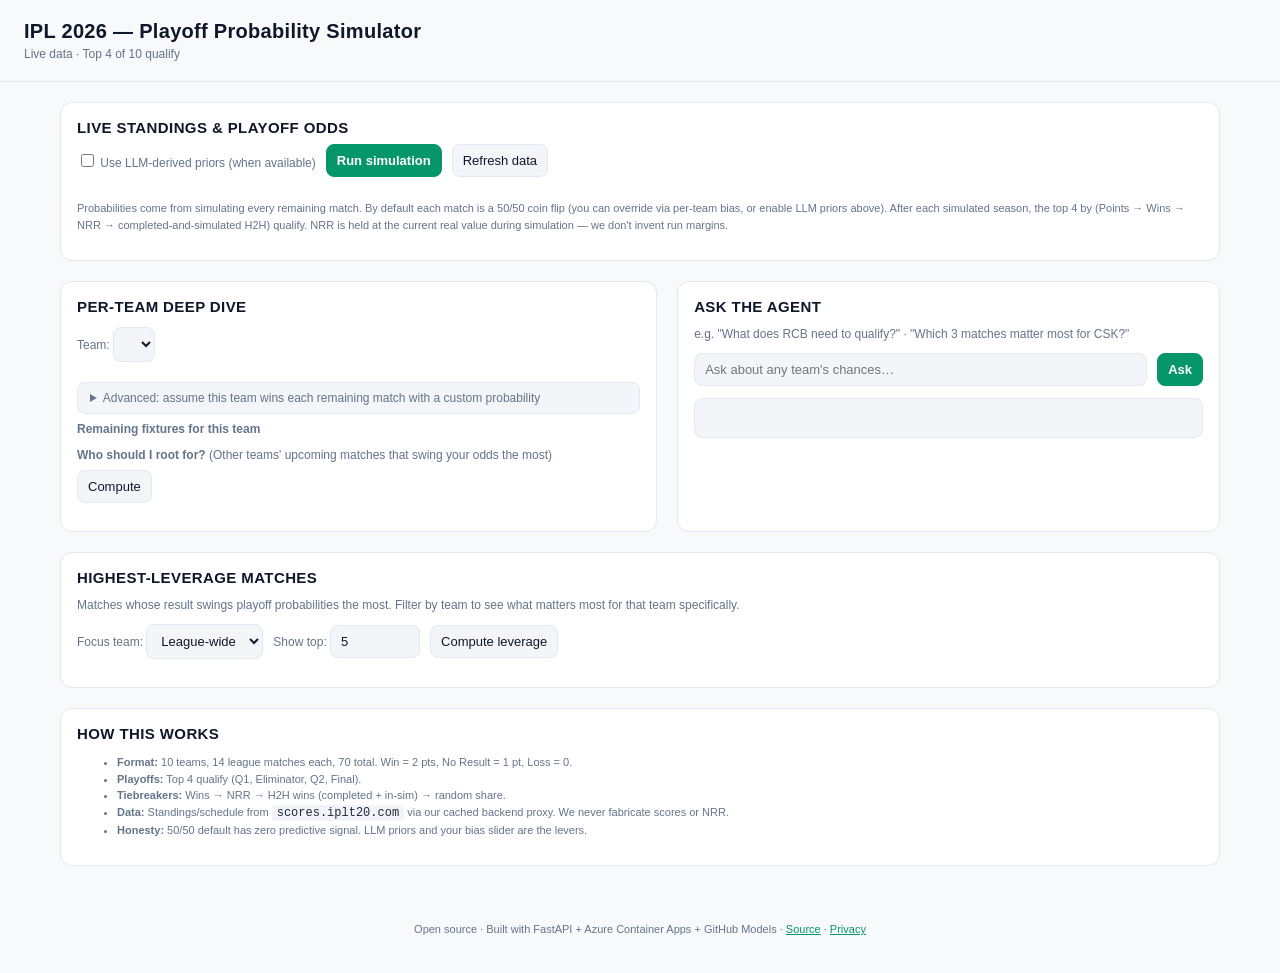
<file: frontend/index.html>
<!doctype html>
<html lang="en">
<head>
  <meta charset="utf-8" />
  <meta name="viewport" content="width=device-width,initial-scale=1" />
  <meta name="description" content="Live IPL 2026 playoff probability simulator with LLM-derived match priors and Monte Carlo simulation." />
  <meta name="theme-color" content="#0b1220" />

  <!-- Strict CSP. Inline styles allowed (small, audited). No inline scripts. -->
  <meta http-equiv="Content-Security-Policy"
        content="default-src 'self';
                 img-src 'self' https://scores.iplt20.com https://www.iplt20.com data:;
                 style-src 'self' 'unsafe-inline';
                 script-src 'self' https://scores.iplt20.com https://js.monitor.azure.com;
                 connect-src 'self' http://localhost:8000 http://127.0.0.1:8000 https://scores.iplt20.com https://*.azurecontainerapps.io https://*.applicationinsights.azure.com https://*.monitor.azure.com;
                 frame-ancestors 'none';
                 base-uri 'self';
                 form-action 'self';" />
  <meta name="referrer" content="strict-origin-when-cross-origin" />

  <title>IPL 2026 — Playoff Probability</title>

  <!-- Open Graph for social sharing -->
  <meta property="og:title" content="IPL 2026 Playoff Probability Simulator" />
  <meta property="og:description" content="Live odds for every team to qualify, with LLM-powered match priors and a Q&A agent." />
  <meta property="og:type" content="website" />
  <meta property="og:url" content="https://ipl-prediction.in/" />

  <link rel="stylesheet" href="./styles.css" />
  <script src="./js/dev-config.js"></script>
  <!-- Azure Application Insights — loaded before app.js so pageView fires on first load -->
  <script src="https://js.monitor.azure.com/scripts/b/ai.3.gbl.min.js"></script>
  <script src="./js/analytics.js"></script>
</head>
<body>
  <a class="skip-link" href="#standingsCard">Skip to standings</a>
  <header>
    <div>
      <h1>IPL 2026 — Playoff Probability Simulator</h1>
      <p class="meta">Live data · Top 4 of 10 qualify</p>
    </div>
  </header>

  <main>
    <section class="card span-2" id="standingsCard" aria-labelledby="standingsHeading">
      <h2 id="standingsHeading">Live Standings &amp; Playoff Odds</h2>
      <p class="season-summary" id="seasonSummary" aria-live="polite"></p>
      <div class="controls">
        <label class="small">
          <input type="checkbox" id="useLLMPriors" />
          Use LLM-derived priors (when available)
        </label>
        <button class="primary" id="runBtn" type="button">Run simulation</button>
        <button id="reloadBtn" type="button">Refresh data</button>
      </div>
      <div id="standingsTable" class="table-scroll"></div>
      <p class="footnote">
        Probabilities come from simulating every remaining match. By default each match is a 50/50 coin flip
        (you can override via per-team bias, or enable LLM priors above). After each simulated season, the top 4 by
        (Points → Wins → NRR → completed-and-simulated H2H) qualify. NRR is held at the current real value during
        simulation — we don't invent run margins.
      </p>
    </section>

    <section class="card" aria-labelledby="teamHeading">
      <h2 id="teamHeading">Per-Team Deep Dive</h2>
      <div class="controls">
        <label class="small" for="teamSel">Team:
          <select id="teamSel"></select>
        </label>
      </div>
      <div id="teamView" class="grid2"></div>
      <details class="advanced-toggle" style="margin:8px 0">
        <summary class="small" style="cursor:pointer">
          Advanced: assume this team wins each remaining match with a custom probability
        </summary>
        <div class="controls" style="margin-top:8px">
          <label class="small" for="teamWin">Win probability per remaining match (default 50%):
            <input type="number" id="teamWin" value="50" min="0" max="100" step="1" /> %
          </label>
          <button id="applyBias" type="button">Apply &amp; resimulate</button>
        </div>
      </details>
      <div>
        <h4 class="small" style="margin:8px 0 4px">Remaining fixtures for this team</h4>
        <div id="teamFixtures"></div>
      </div>
      <div id="rootingPanel" style="margin-top:12px">
        <h4 class="small" style="margin:0 0 4px">Who should I root for? <span style="font-weight:normal">(Other teams' upcoming matches that swing your odds the most)</span></h4>
        <div class="controls" style="margin-top:8px">
          <button id="rootingBtn" type="button">Compute</button>
          <span class="small" id="rootingStatus"></span>
        </div>
        <div id="rootingTable"></div>
      </div>
    </section>

    <section class="card agent-card" aria-labelledby="agentHeading">
      <h2 id="agentHeading">Ask the Agent</h2>
      <p class="small">e.g. "What does RCB need to qualify?" · "Which 3 matches matter most for CSK?"</p>
      <form id="agentForm" class="controls">
        <input type="text" id="agentQ" placeholder="Ask about any team's chances…" maxlength="280" required />
        <button type="submit" class="primary">Ask</button>
      </form>
      <div id="agentAnswer" class="agent-answer" aria-live="polite"></div>
    </section>

    <section class="card span-2" aria-labelledby="leverageHeading">
      <h2 id="leverageHeading">Highest-Leverage Matches</h2>
      <p class="small">Matches whose result swings playoff probabilities the most. Filter by team to see what matters most for that team specifically.</p>
      <div class="controls">
        <label class="small" for="leverageTeam">Focus team:
          <select id="leverageTeam">
            <option value="">League-wide</option>
          </select>
        </label>
        <label class="small" for="leverageTopN">Show top:
          <input type="number" id="leverageTopN" value="5" min="1" max="10" step="1" />
        </label>
        <button id="leverageBtn" type="button">Compute leverage</button>
        <span class="small" id="leverageStatus"></span>
      </div>
      <div id="leverageTable" class="table-scroll"></div>
    </section>

    <section class="card span-2" aria-labelledby="howHeading">
      <h2 id="howHeading">How this works</h2>
      <ul class="footnote">
        <li><strong>Format:</strong> 10 teams, 14 league matches each, 70 total. Win = 2 pts, No Result = 1 pt, Loss = 0.</li>
        <li><strong>Playoffs:</strong> Top 4 qualify (Q1, Eliminator, Q2, Final).</li>
        <li><strong>Tiebreakers:</strong> Wins → NRR → H2H wins (completed + in-sim) → random share.</li>
        <li><strong>Data:</strong> Standings/schedule from <code>scores.iplt20.com</code> via our cached backend proxy. We never fabricate scores or NRR.</li>
        <li><strong>Honesty:</strong> 50/50 default has zero predictive signal. LLM priors and your bias slider are the levers.</li>
      </ul>
      <p class="footnote" id="dataMeta"></p>
    </section>
  </main>

  <footer>
    <p class="footnote">
      Open source · Built with FastAPI + Azure Container Apps + GitHub Models ·
      <a href="https://github.com/vinokannan90/ipl-2026-playoff-odds" rel="noopener">Source</a> ·
      <a href="/privacy">Privacy</a>
    </p>
  </footer>

  <script type="module" src="js/app.js"></script>
</body>
</html>
</file>
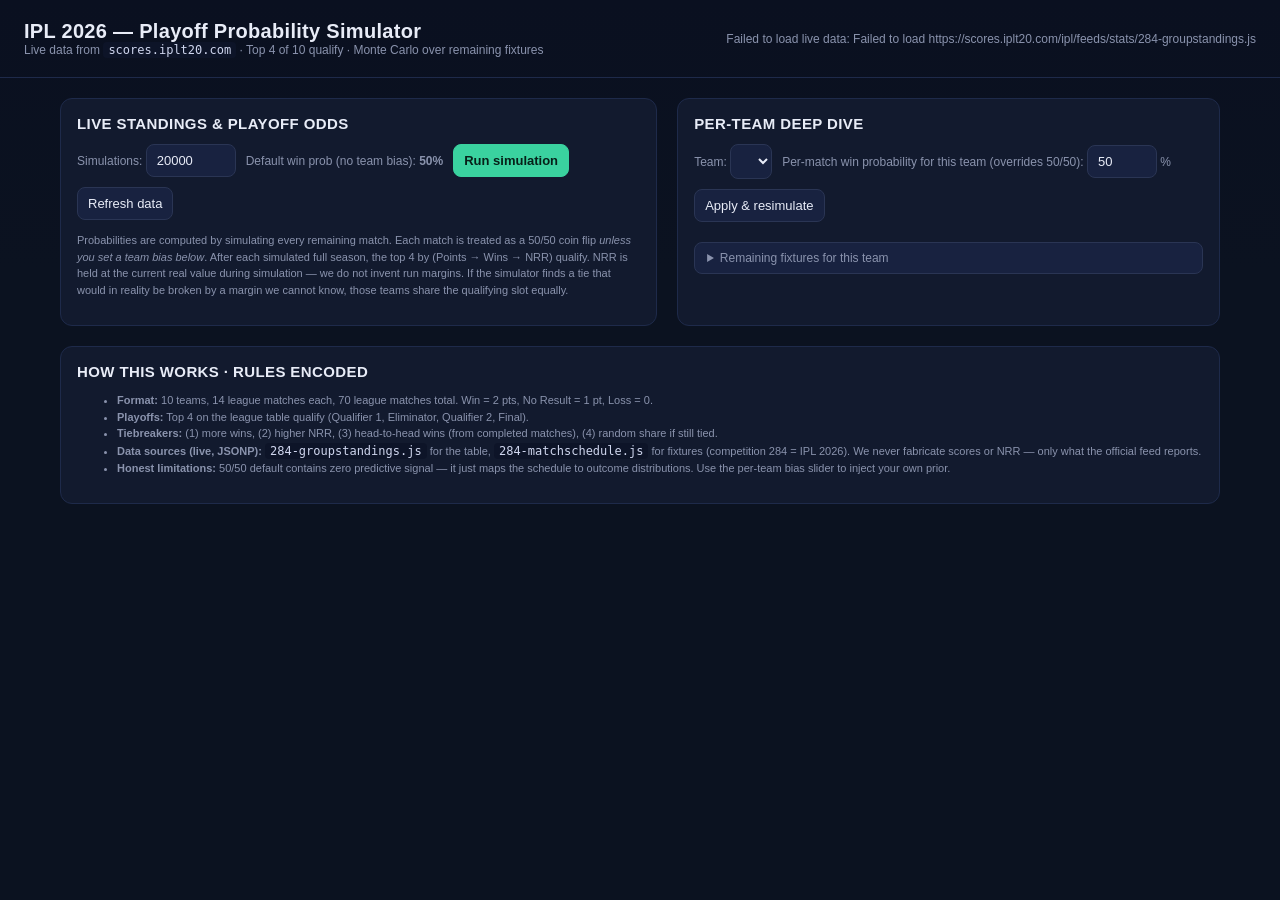
<file: index.legacy.html>
<!doctype html>
<html lang="en">
<head>
<meta charset="utf-8" />
<meta name="viewport" content="width=device-width,initial-scale=1" />
<title>IPL 2026 — Playoff Probability</title>
<style>
  :root {
    --bg:#0b1220; --panel:#121a2e; --panel2:#182240; --ink:#e8ecf7; --mute:#8a93ad;
    --accent:#3ad29f; --warn:#ffb454; --bad:#ff6b6b; --bar:#2a3554;
  }
  * { box-sizing: border-box; }
  body { margin:0; font-family: -apple-system, Segoe UI, Roboto, sans-serif;
    background: linear-gradient(180deg,#0a1020,#0b1220 30%); color: var(--ink); min-height:100vh; }
  header { padding: 20px 24px; border-bottom: 1px solid #1e2a4a; display:flex; justify-content:space-between; align-items:center; flex-wrap:wrap; gap:12px;}
  header h1 { margin:0; font-size: 20px; letter-spacing:.3px; }
  header .meta { color: var(--mute); font-size: 12px; }
  main { max-width: 1200px; margin: 0 auto; padding: 20px; display:grid; gap: 20px; grid-template-columns: 1fr; }
  @media(min-width: 980px){ main { grid-template-columns: 1.1fr 1fr; } }
  .card { background: var(--panel); border:1px solid #1e2a4a; border-radius: 12px; padding: 16px; }
  .card h2 { margin:0 0 12px; font-size: 15px; color: var(--ink); letter-spacing:.4px; text-transform:uppercase;}
  .controls { display:flex; gap:10px; flex-wrap:wrap; align-items:center; margin-bottom: 12px; }
  select, button, input[type=number] { background: var(--panel2); color: var(--ink); border:1px solid #2a3554; border-radius:8px; padding: 8px 10px; font-size: 13px; }
  button { cursor:pointer; }
  button.primary { background: var(--accent); color:#072019; border-color: var(--accent); font-weight:600; }
  table { width:100%; border-collapse: collapse; font-size: 13px; }
  th, td { text-align: left; padding: 6px 8px; border-bottom: 1px solid #1e2a4a; white-space: nowrap; }
  th { color: var(--mute); font-weight:600; font-size: 11px; text-transform: uppercase; letter-spacing: .5px;}
  td.num, th.num { text-align: right; font-variant-numeric: tabular-nums; }
  .bar { background: var(--bar); height: 8px; border-radius: 4px; overflow: hidden; }
  .bar > span { display:block; height:100%; background: var(--accent); }
  .pill { display:inline-block; padding: 2px 8px; border-radius: 999px; font-size: 11px; font-weight: 600;}
  .pill.in { background: rgba(58,210,159,.18); color: var(--accent); }
  .pill.out { background: rgba(255,107,107,.15); color: var(--bad); }
  .pill.bub { background: rgba(255,180,84,.18); color: var(--warn); }
  .small { font-size: 12px; color: var(--mute); }
  .row { display:flex; align-items:center; gap:10px; }
  .logo { width:22px; height:22px; object-fit: contain; }
  details { background: var(--panel2); border:1px solid #2a3554; border-radius: 8px; padding: 8px 12px; margin-top: 8px; }
  details summary { cursor:pointer; color: var(--mute); font-size: 12px; }
  .err { color: var(--bad); }
  .grid2 { display:grid; gap:12px; grid-template-columns: 1fr 1fr; }
  .scenario { background: var(--panel2); border:1px solid #2a3554; border-radius:8px; padding: 10px 12px; }
  .scenario .v { font-size: 22px; font-weight: 700; }
  .footnote { color: var(--mute); font-size: 11px; line-height: 1.5; }
  code { background: #0d1428; padding: 1px 5px; border-radius:4px; font-size: 12px; color:#cfd6ee; }
  .matchrow { display:flex; align-items:center; justify-content: space-between; padding: 4px 0; border-bottom: 1px dashed #1e2a4a; font-size:12px;}
  .matchrow:last-child { border:none; }
  .matchrow .date { color: var(--mute); width: 90px; }
  .matchrow .teams { flex:1; }
  .matchrow .pred { width: 110px; text-align: right; color: var(--mute); }
  .progress { width:200px; height: 4px; background: var(--bar); border-radius:2px; overflow:hidden; }
  .progress > span { display:block; height:100%; background: var(--warn); }
</style>
</head>
<body>
<header>
  <div>
    <h1>IPL 2026 — Playoff Probability Simulator</h1>
    <div class="meta">Live data from <code>scores.iplt20.com</code> · Top 4 of 10 qualify · Monte Carlo over remaining fixtures</div>
  </div>
  <div class="meta" id="status">Loading…</div>
</header>
<main>
  <section class="card" id="standingsCard">
    <h2>Live Standings &amp; Playoff Odds</h2>
    <div class="controls">
      <label class="small">Simulations:
        <input type="number" id="nSims" value="20000" min="1000" max="200000" step="1000" style="width:90px"/>
      </label>
      <label class="small">Default win prob (no team bias): <strong>50%</strong></label>
      <button class="primary" id="runBtn">Run simulation</button>
      <button id="reloadBtn">Refresh data</button>
    </div>
    <div id="progressWrap" class="progress" style="display:none;"><span style="width:0"></span></div>
    <div id="standingsTable"></div>
    <p class="footnote" style="margin-top:10px">
      Probabilities are computed by simulating every remaining match. Each match is treated as a 50/50 coin flip
      <em>unless you set a team bias below</em>. After each simulated full season, the top 4 by (Points → Wins → NRR) qualify.
      NRR is held at the current real value during simulation — we do not invent run margins. If the simulator finds
      a tie that would in reality be broken by a margin we cannot know, those teams share the qualifying slot equally.
    </p>
  </section>

  <section class="card">
    <h2>Per-Team Deep Dive</h2>
    <div class="controls">
      <label class="small">Team:
        <select id="teamSel"></select>
      </label>
      <label class="small">Per-match win probability for this team (overrides 50/50):
        <input type="number" id="teamWin" value="50" min="0" max="100" step="1" style="width:70px"/> %
      </label>
      <button id="applyBias">Apply &amp; resimulate</button>
    </div>
    <div id="teamView" class="grid2"></div>
    <details>
      <summary>Remaining fixtures for this team</summary>
      <div id="teamFixtures"></div>
    </details>
  </section>

  <section class="card" style="grid-column: 1 / -1;">
    <h2>How this works · Rules encoded</h2>
    <ul class="footnote">
      <li><strong>Format:</strong> 10 teams, 14 league matches each, 70 league matches total. Win = 2 pts, No Result = 1 pt, Loss = 0.</li>
      <li><strong>Playoffs:</strong> Top 4 on the league table qualify (Qualifier 1, Eliminator, Qualifier 2, Final).</li>
      <li><strong>Tiebreakers:</strong> (1) more wins, (2) higher NRR, (3) head-to-head wins (from completed matches), (4) random share if still tied.</li>
      <li><strong>Data sources (live, JSONP):</strong>
        <code>284-groupstandings.js</code> for the table, <code>284-matchschedule.js</code> for fixtures (competition 284 = IPL 2026).
        We never fabricate scores or NRR — only what the official feed reports.</li>
      <li><strong>Honest limitations:</strong> 50/50 default contains zero predictive signal — it just maps the schedule to outcome distributions.
        Use the per-team bias slider to inject your own prior.</li>
    </ul>
    <div id="dataMeta" class="footnote"></div>
  </section>
</main>

<script>
/* ---------- JSONP loader ---------- */
function jsonp(url, callbackName) {
  return new Promise((resolve, reject) => {
    const original = window[callbackName];
    let done = false;
    window[callbackName] = function(data) {
      done = true;
      window[callbackName] = original;
      resolve(data);
    };
    const s = document.createElement('script');
    s.src = url + (url.includes('?') ? '&' : '?') + '_t=' + Date.now();
    s.onerror = () => { if (!done) reject(new Error('Failed to load ' + url)); };
    document.head.appendChild(s);
    setTimeout(() => { if (!done) reject(new Error('Timeout loading ' + url)); }, 20000);
  });
}

const COMP_ID = 284; // IPL 2026
const STANDINGS_URL = `https://scores.iplt20.com/ipl/feeds/stats/${COMP_ID}-groupstandings.js`;
const SCHEDULE_URL  = `https://scores.iplt20.com/ipl/feeds/${COMP_ID}-matchschedule.js`;

let STATE = {
  standings: [],   // [{TeamCode, TeamName, TeamID, Matches, Wins, Loss, NoResult, Points, NetRunRate, TeamLogo, ...}]
  schedule:  [],   // raw Matchsummary array
  remaining: [],   // [{matchId, date, homeId, awayId, homeCode, awayCode}]
  completedH2H: {},// {teamId: {opponentId: {wins:n, losses:n}}}
  byId: {},        // teamId -> standings row
  teamBias: {},    // teamId -> winProb (0..1) for matches involving this team (overrides 0.5)
  lastResult: null,
};

function setStatus(msg, isErr) {
  const el = document.getElementById('status');
  el.textContent = msg;
  el.className = isErr ? 'meta err' : 'meta';
}

async function loadAll() {
  setStatus('Fetching live data…');
  try {
    const [stand, sched] = await Promise.all([
      jsonp(STANDINGS_URL, 'ongroupstandings'),
      jsonp(SCHEDULE_URL, 'MatchSchedule'),
    ]);
    STATE.standings = (stand.points || []).map(r => ({
      ...r,
      _id: String(r.TeamID),
      _matches: parseInt(r.Matches, 10) || 0,
      _wins: parseInt(r.Wins, 10) || 0,
      _loss: parseInt(r.Loss, 10) || 0,
      _nr: parseInt(r.NoResult, 10) || 0,
      _pts: parseInt(r.Points, 10) || 0,
      _nrr: parseFloat(r.NetRunRate) || 0,
    }));
    STATE.byId = Object.fromEntries(STATE.standings.map(s => [s._id, s]));
    STATE.schedule = sched.Matchsummary || [];

    // Build completed H2H + remaining list
    STATE.remaining = [];
    STATE.completedH2H = {};
    for (const m of STATE.schedule) {
      const status = (m.MatchStatus || '').toLowerCase();
      const homeId = String(m.HomeTeamID || m.FirstBattingTeamID || '');
      const awayId = String(m.AwayTeamID || m.SecondBattingTeamID || '');
      if (!homeId || !awayId) continue;
      if (status === 'post' || status === 'completed' || status === 'result') {
        const winnerId = String(m.MatchWinnerID || '');
        if (winnerId && (winnerId === homeId || winnerId === awayId)) {
          const loserId = winnerId === homeId ? awayId : homeId;
          STATE.completedH2H[winnerId] = STATE.completedH2H[winnerId] || {};
          STATE.completedH2H[winnerId][loserId] = (STATE.completedH2H[winnerId][loserId] || 0) + 1;
        }
      } else {
        // upcoming
        STATE.remaining.push({
          matchId: m.MatchID,
          date: m.MatchDateNew || m.MatchDate,
          rawDate: m.MatchDate,
          homeId, awayId,
          homeCode: m.HomeTeamCode || (STATE.byId[homeId]?.TeamCode) || '?',
          awayCode: m.AwayTeamCode || (STATE.byId[awayId]?.TeamCode) || '?',
          name: m.MatchName,
        });
      }
    }
    // Sort remaining by date
    STATE.remaining.sort((a,b) => (a.rawDate||'').localeCompare(b.rawDate||''));

    setStatus(`Loaded ${STATE.standings.length} teams · ${STATE.remaining.length} matches remaining`);
    populateTeamSelect();
    document.getElementById('dataMeta').innerHTML =
      `Standings rows: ${STATE.standings.length}. Schedule entries: ${STATE.schedule.length}. ` +
      `Remaining matches: ${STATE.remaining.length}. Last refreshed: ${new Date().toLocaleString()}.`;
    runSimulation();
  } catch (e) {
    setStatus('Failed to load live data: ' + e.message, true);
    console.error(e);
  }
}

function populateTeamSelect() {
  const sel = document.getElementById('teamSel');
  sel.innerHTML = '';
  STATE.standings
    .slice()
    .sort((a,b) => a.TeamName.localeCompare(b.TeamName))
    .forEach(t => {
      const o = document.createElement('option');
      o.value = t._id; o.textContent = `${t.TeamName} (${t.TeamCode})`;
      sel.appendChild(o);
    });
}

/* ---------- Simulation ---------- */
function simulate(nSims) {
  const teams = STATE.standings;
  const ids = teams.map(t => t._id);
  const idx = Object.fromEntries(ids.map((id,i) => [id,i]));
  const baseW = teams.map(t => t._wins);
  const baseL = teams.map(t => t._loss);
  const baseNR = teams.map(t => t._nr);
  const basePts = teams.map(t => t._pts);
  const baseNrr = teams.map(t => t._nrr);

  const rem = STATE.remaining.filter(m => idx[m.homeId] !== undefined && idx[m.awayId] !== undefined);
  const playoffCount = new Array(ids.length).fill(0);
  const top2Count    = new Array(ids.length).fill(0);
  const finishPos    = ids.map(() => new Array(ids.length).fill(0)); // [team][position-1]

  // Pre-compute completed H2H wins as flat lookup
  const h2h = STATE.completedH2H;

  for (let s = 0; s < nSims; s++) {
    const w = baseW.slice();
    const l = baseL.slice();
    const pts = basePts.slice();
    // simulate each remaining match
    for (let mi = 0; mi < rem.length; mi++) {
      const m = rem[mi];
      const hi = idx[m.homeId], ai = idx[m.awayId];
      // Determine win prob for home team
      let pHome = 0.5;
      const bH = STATE.teamBias[m.homeId];
      const bA = STATE.teamBias[m.awayId];
      if (bH !== undefined && bA !== undefined) {
        // both biased: average their views (home's win prob, and 1 - away's win prob)
        pHome = (bH + (1 - bA)) / 2;
      } else if (bH !== undefined) {
        pHome = bH;
      } else if (bA !== undefined) {
        pHome = 1 - bA;
      }
      if (Math.random() < pHome) { w[hi]++; pts[hi] += 2; l[ai]++; }
      else                       { w[ai]++; pts[ai] += 2; l[hi]++; }
    }
    // Build ranking
    const order = ids.map((id,i) => i).sort((a,b) => {
      if (pts[b] !== pts[a]) return pts[b] - pts[a];
      if (w[b]   !== w[a])   return w[b]   - w[a];
      if (baseNrr[b] !== baseNrr[a]) return baseNrr[b] - baseNrr[a];
      // head-to-head wins from completed matches only (honest fallback)
      const ha = (h2h[ids[a]] && h2h[ids[a]][ids[b]]) || 0;
      const hb = (h2h[ids[b]] && h2h[ids[b]][ids[a]]) || 0;
      if (hb !== ha) return hb - ha;
      return Math.random() - 0.5; // unresolvable tie -> random share
    });
    for (let pos = 0; pos < order.length; pos++) {
      const ti = order[pos];
      finishPos[ti][pos]++;
      if (pos < 4) playoffCount[ti]++;
      if (pos < 2) top2Count[ti]++;
    }
  }

  return {
    nSims,
    rows: ids.map((id, i) => ({
      teamId: id,
      team: teams[i],
      playoffProb: playoffCount[i] / nSims,
      top2Prob:    top2Count[i]    / nSims,
      finishDist:  finishPos[i].map(c => c / nSims),
      expectedWins: baseW[i] + (rem.filter(m => m.homeId===id || m.awayId===id).length * (
        // expected additional wins for this team given the bias model
        (() => {
          let ew = 0;
          for (const m of rem) {
            if (m.homeId !== id && m.awayId !== id) continue;
            const isHome = m.homeId === id;
            let pHome = 0.5;
            const bH = STATE.teamBias[m.homeId], bA = STATE.teamBias[m.awayId];
            if (bH!==undefined && bA!==undefined) pHome = (bH + (1-bA))/2;
            else if (bH!==undefined) pHome = bH;
            else if (bA!==undefined) pHome = 1-bA;
            ew += isHome ? pHome : (1 - pHome);
          }
          // we'll compute & pass through divisor of 1 — return absolute additional expected wins
          return ew;
        })() / Math.max(1, rem.filter(m => m.homeId===id || m.awayId===id).length)
      )),
    })),
  };
}

/* ---------- Rendering ---------- */
function renderStandings(result) {
  const rows = result.rows.slice().sort((a,b) => b.playoffProb - a.playoffProb);
  let html = `<table><thead><tr>
    <th>Team</th>
    <th class="num">P</th><th class="num">W</th><th class="num">L</th><th class="num">NR</th>
    <th class="num">Pts</th><th class="num">NRR</th>
    <th>Playoff Probability</th>
    <th class="num">Top 2</th>
    <th></th>
  </tr></thead><tbody>`;
  for (const r of rows) {
    const t = r.team;
    const pct = (r.playoffProb*100).toFixed(1);
    const top2 = (r.top2Prob*100).toFixed(1);
    let pillCls = 'bub', pillTxt = 'Bubble';
    if (r.playoffProb >= 0.99) { pillCls = 'in'; pillTxt = 'Qualified*'; }
    else if (r.playoffProb <= 0.01) { pillCls = 'out'; pillTxt = 'Eliminated*'; }
    html += `<tr>
      <td><div class="row"><img class="logo" src="${t.TeamLogo}" alt=""/><div><strong>${t.TeamCode}</strong> <span class="small">${t.TeamName}</span></div></div></td>
      <td class="num">${t._matches}</td>
      <td class="num">${t._wins}</td>
      <td class="num">${t._loss}</td>
      <td class="num">${t._nr}</td>
      <td class="num"><strong>${t._pts}</strong></td>
      <td class="num">${t._nrr.toFixed(3)}</td>
      <td>
        <div class="bar"><span style="width:${pct}%"></span></div>
        <div class="small" style="margin-top:2px">${pct}%</div>
      </td>
      <td class="num">${top2}%</td>
      <td><span class="pill ${pillCls}">${pillTxt}</span></td>
    </tr>`;
  }
  html += '</tbody></table>';
  html += `<p class="footnote" style="margin-top:8px">* "Qualified/Eliminated" reflects ≥99% / ≤1% across ${result.nSims.toLocaleString()} simulations under the current bias settings, not a mathematical guarantee. Hit "Run simulation" again after changing biases.</p>`;
  document.getElementById('standingsTable').innerHTML = html;
}

function renderTeamView(result) {
  const id = document.getElementById('teamSel').value;
  const row = result.rows.find(r => r.teamId === id);
  if (!row) return;
  const t = row.team;
  const teamRem = STATE.remaining.filter(m => m.homeId === id || m.awayId === id);
  const matchesLeft = teamRem.length;
  const maxPts = t._pts + matchesLeft * 2;

  // Find pts threshold by inspecting finish dist + simulated outcomes? We'll show distribution of final points instead.
  // Run a quick auxiliary loop for this team's final points distribution
  const N = 5000;
  const pointsDist = new Array(maxPts + 1).fill(0);
  const winsDist   = new Array(t._wins + matchesLeft + 1).fill(0);
  for (let s=0; s<N; s++) {
    let pts = t._pts, w = t._wins;
    for (const m of teamRem) {
      const isHome = m.homeId === id;
      let pHome = 0.5;
      const bH = STATE.teamBias[m.homeId], bA = STATE.teamBias[m.awayId];
      if (bH!==undefined && bA!==undefined) pHome = (bH + (1-bA))/2;
      else if (bH!==undefined) pHome = bH;
      else if (bA!==undefined) pHome = 1-bA;
      const pTeam = isHome ? pHome : 1 - pHome;
      if (Math.random() < pTeam) { pts += 2; w += 1; }
    }
    pointsDist[pts]++;
    winsDist[w]++;
  }
  const expW = winsDist.reduce((acc,c,i) => acc + i*c, 0) / N;
  const expP = pointsDist.reduce((acc,c,i) => acc + i*c, 0) / N;

  // Find smallest "safe" points threshold: estimate from simulated finishPos data
  // Approximate: probability of qualifying given W wins -> derive needed wins
  // Simple heuristic: show common cutoff (typical IPL ~16 pts)
  let html = '';
  html += `<div class="scenario"><div class="small">Playoff probability</div><div class="v">${(row.playoffProb*100).toFixed(1)}%</div></div>`;
  html += `<div class="scenario"><div class="small">Top-2 probability</div><div class="v">${(row.top2Prob*100).toFixed(1)}%</div></div>`;
  html += `<div class="scenario"><div class="small">Expected final wins</div><div class="v">${expW.toFixed(2)}</div><div class="small">from ${t._wins} now + ${matchesLeft} left</div></div>`;
  html += `<div class="scenario"><div class="small">Expected final points</div><div class="v">${expP.toFixed(2)}</div><div class="small">max possible: ${maxPts}</div></div>`;

  // Finish position distribution
  html += `<div class="scenario" style="grid-column:1/-1"><div class="small" style="margin-bottom:6px">Finish position distribution</div>`;
  for (let pos = 0; pos < row.finishDist.length; pos++) {
    const p = row.finishDist[pos];
    const w = (p*100).toFixed(1);
    const cls = pos < 4 ? 'in' : 'out';
    html += `<div style="display:flex; align-items:center; gap:8px; margin: 2px 0">
      <span class="pill ${cls}" style="width:42px; text-align:center">${pos+1}</span>
      <div class="bar" style="flex:1"><span style="width:${w}%"></span></div>
      <span class="small" style="width:48px; text-align:right">${w}%</span>
    </div>`;
  }
  html += `</div>`;
  document.getElementById('teamView').innerHTML = html;

  // Fixtures
  let f = '';
  for (const m of teamRem) {
    const isHome = m.homeId === id;
    const opp = isHome ? m.awayCode : m.homeCode;
    let pHome = 0.5;
    const bH = STATE.teamBias[m.homeId], bA = STATE.teamBias[m.awayId];
    if (bH!==undefined && bA!==undefined) pHome = (bH + (1-bA))/2;
    else if (bH!==undefined) pHome = bH;
    else if (bA!==undefined) pHome = 1-bA;
    const pTeam = isHome ? pHome : 1 - pHome;
    f += `<div class="matchrow">
      <div class="date">${m.date}</div>
      <div class="teams">${isHome?'vs':'@'} ${opp}</div>
      <div class="pred">P(win) = ${(pTeam*100).toFixed(0)}%</div>
    </div>`;
  }
  if (!teamRem.length) f = '<div class="small">No remaining matches.</div>';
  document.getElementById('teamFixtures').innerHTML = f;
}

/* ---------- Wiring ---------- */
function runSimulation() {
  const n = Math.max(1000, Math.min(200000, parseInt(document.getElementById('nSims').value, 10) || 20000));
  setStatus(`Running ${n.toLocaleString()} simulations…`);
  // yield to UI
  setTimeout(() => {
    const t0 = performance.now();
    STATE.lastResult = simulate(n);
    const ms = (performance.now() - t0).toFixed(0);
    setStatus(`Simulated ${n.toLocaleString()} seasons in ${ms} ms · ${STATE.remaining.length} matches remaining`);
    renderStandings(STATE.lastResult);
    renderTeamView(STATE.lastResult);
  }, 20);
}

document.getElementById('runBtn').addEventListener('click', runSimulation);
document.getElementById('reloadBtn').addEventListener('click', loadAll);
document.getElementById('teamSel').addEventListener('change', () => {
  // reflect existing bias for selected team in input
  const id = document.getElementById('teamSel').value;
  const b = STATE.teamBias[id];
  document.getElementById('teamWin').value = b !== undefined ? Math.round(b*100) : 50;
  if (STATE.lastResult) renderTeamView(STATE.lastResult);
});
document.getElementById('applyBias').addEventListener('click', () => {
  const id = document.getElementById('teamSel').value;
  const v = Math.max(0, Math.min(100, parseFloat(document.getElementById('teamWin').value))) / 100;
  if (Math.abs(v - 0.5) < 1e-9) delete STATE.teamBias[id];
  else STATE.teamBias[id] = v;
  runSimulation();
});

loadAll();
</script>
</body>
</html>
</file>
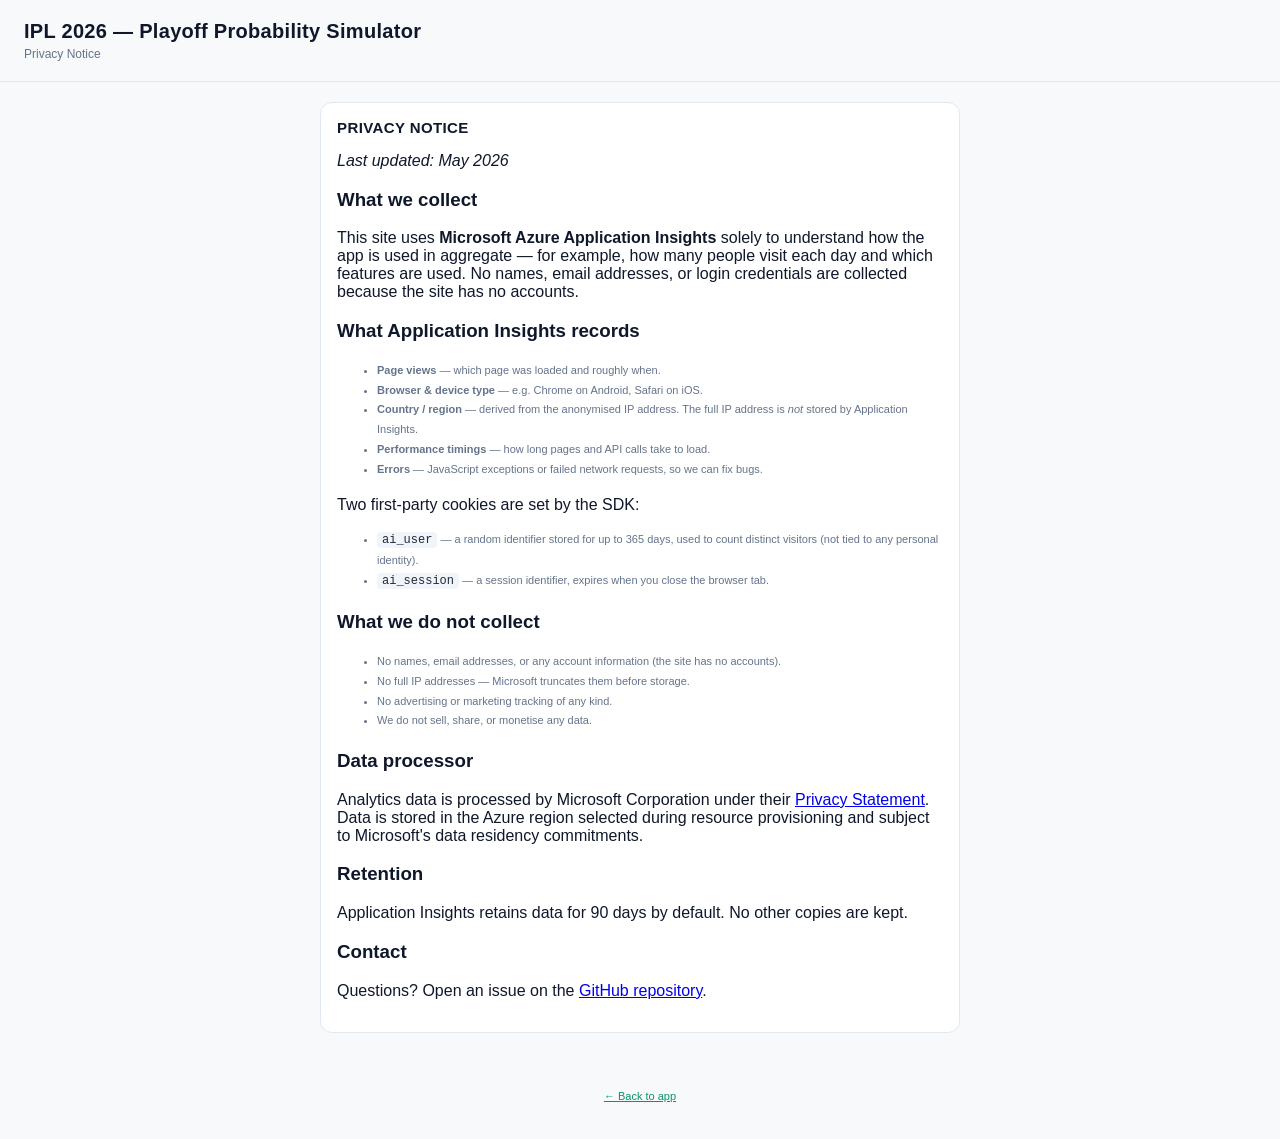
<file: frontend/privacy.html>
<!doctype html>
<html lang="en">
<head>
  <meta charset="utf-8" />
  <meta name="viewport" content="width=device-width,initial-scale=1" />
  <meta name="theme-color" content="#0b1220" />

  <!-- Same CSP as index.html — no scripts on this page except dev-config -->
  <meta http-equiv="Content-Security-Policy"
        content="default-src 'self';
                 img-src 'self' data:;
                 style-src 'self' 'unsafe-inline';
                 script-src 'self';
                 connect-src 'none';
                 frame-ancestors 'none';
                 base-uri 'self';
                 form-action 'self';" />
  <meta name="referrer" content="strict-origin-when-cross-origin" />
  <meta name="robots" content="noindex" />

  <title>Privacy Notice — IPL 2026 Playoff Odds</title>
  <link rel="stylesheet" href="./styles.css" />
</head>
<body>
  <a class="skip-link" href="#main">Skip to content</a>
  <header>
    <div>
      <h1><a href="/" style="color:inherit;text-decoration:none">IPL 2026 — Playoff Probability Simulator</a></h1>
      <p class="meta">Privacy Notice</p>
    </div>
  </header>

  <main id="main" style="max-width:680px;margin:0 auto">
    <section class="card span-2">
      <h2>Privacy Notice</h2>
      <p><em>Last updated: May 2026</em></p>

      <h3>What we collect</h3>
      <p>
        This site uses <strong>Microsoft Azure Application Insights</strong> solely to understand
        how the app is used in aggregate — for example, how many people visit each day and which
        features are used. No names, email addresses, or login credentials are collected because
        the site has no accounts.
      </p>

      <h3>What Application Insights records</h3>
      <ul class="footnote" style="line-height:1.8">
        <li><strong>Page views</strong> — which page was loaded and roughly when.</li>
        <li><strong>Browser &amp; device type</strong> — e.g. Chrome on Android, Safari on iOS.</li>
        <li><strong>Country / region</strong> — derived from the anonymised IP address. The full IP
            address is <em>not</em> stored by Application Insights.</li>
        <li><strong>Performance timings</strong> — how long pages and API calls take to load.</li>
        <li><strong>Errors</strong> — JavaScript exceptions or failed network requests, so we can
            fix bugs.</li>
      </ul>
      <p>
        Two first-party cookies are set by the SDK:
      </p>
      <ul class="footnote" style="line-height:1.8">
        <li><code>ai_user</code> — a random identifier stored for up to 365 days, used to count
            distinct visitors (not tied to any personal identity).</li>
        <li><code>ai_session</code> — a session identifier, expires when you close the browser tab.</li>
      </ul>

      <h3>What we do not collect</h3>
      <ul class="footnote" style="line-height:1.8">
        <li>No names, email addresses, or any account information (the site has no accounts).</li>
        <li>No full IP addresses — Microsoft truncates them before storage.</li>
        <li>No advertising or marketing tracking of any kind.</li>
        <li>We do not sell, share, or monetise any data.</li>
      </ul>

      <h3>Data processor</h3>
      <p>
        Analytics data is processed by Microsoft Corporation under their
        <a href="https://privacy.microsoft.com/en-us/privacystatement" rel="noopener noreferrer">
          Privacy Statement</a>.
        Data is stored in the Azure region selected during resource provisioning and subject to
        Microsoft's data residency commitments.
      </p>

      <h3>Retention</h3>
      <p>
        Application Insights retains data for 90 days by default. No other copies are kept.
      </p>

      <h3>Contact</h3>
      <p>
        Questions? Open an issue on the
        <a href="https://github.com/vinokannan90/ipl-2026-playoff-odds" rel="noopener">GitHub repository</a>.
      </p>
    </section>
  </main>

  <footer>
    <p class="footnote">
      <a href="/">← Back to app</a>
    </p>
  </footer>
</body>
</html>
</file>
<file: frontend/styles.css>
/* Light theme (default) */
:root {
  --bg: #f8f9fb;
  --panel: #ffffff;
  --panel2: #f3f5f8;
  --ink: #0f172a;
  --mute: #64748b;
  --text: #0f172a;
  --accent: #059669;
  --warn: #d97706;
  --bad: #dc2626;
  --bar: #e2e8f0;
  --focus: #2563eb;
  --border: #e2e8f0;
  --code-bg: #f1f5f9;
  --code-text: #1e293b;
  --muted-bg: #f0fdf4;
  --btn-primary-text: #ffffff;
}

/* Dark theme — activated by OS/browser dark mode preference */
@media (prefers-color-scheme: dark) {
  :root {
    --bg: #0b1220;
    --panel: #121a2e;
    --panel2: #182240;
    --ink: #e8ecf7;
    --mute: #8a93ad;
    --text: #e8ecf7;
    --accent: #3ad29f;
    --warn: #ffb454;
    --bad: #ff6b6b;
    --bar: #2a3554;
    --focus: #6aa9ff;
    --border: #1e2a4a;
    --code-bg: #0d1428;
    --code-text: #cfd6ee;
    --muted-bg: #182240;
    --btn-primary-text: #072019;
  }
}

* { box-sizing: border-box; }

html, body { height: 100%; }

body {
  margin: 0;
  font-family: -apple-system, "Segoe UI", Roboto, Helvetica, Arial, sans-serif;
  background: var(--bg);
  color: var(--ink);
  min-height: 100vh;
  -webkit-font-smoothing: antialiased;
}

.skip-link {
  position: absolute;
  left: -9999px;
  top: 0;
  background: var(--accent);
  color: var(--btn-primary-text);
  padding: 8px 12px;
  border-radius: 6px;
  z-index: 100;
}
.skip-link:focus { left: 12px; top: 12px; }

:focus-visible {
  outline: 2px solid var(--focus);
  outline-offset: 2px;
  border-radius: 4px;
}

header {
  padding: 20px 24px;
  border-bottom: 1px solid var(--border);
  display: flex;
  justify-content: space-between;
  align-items: center;
  flex-wrap: wrap;
  gap: 12px;
}
header h1 { margin: 0; font-size: 20px; letter-spacing: .3px; }
header p { margin: 4px 0 0; }

.meta { color: var(--mute); font-size: 12px; }
.meta.err { color: var(--bad); }

main {
  max-width: 1200px;
  margin: 0 auto;
  padding: 20px;
  display: grid;
  gap: 20px;
  grid-template-columns: 1fr;
}
@media (min-width: 980px) {
  main { grid-template-columns: 1.1fr 1fr; }
  .span-2 { grid-column: 1 / -1; }
}

.card {
  background: var(--panel);
  border: 1px solid var(--border);
  border-radius: 12px;
  padding: 16px;
}
.card h2 {
  margin: 0 0 12px;
  font-size: 15px;
  letter-spacing: .4px;
  text-transform: uppercase;
}

.controls {
  display: flex;
  gap: 10px;
  flex-wrap: wrap;
  align-items: center;
  margin-bottom: 12px;
}

select, button, input[type=number], input[type=text] {
  background: var(--panel2);
  color: var(--ink);
  border: 1px solid var(--border);
  border-radius: 8px;
  padding: 8px 10px;
  font-size: 13px;
  font-family: inherit;
}
input[type=number] { width: 90px; }
input[type=text] { flex: 1; min-width: 200px; }
button { cursor: pointer; }
button.primary {
  background: var(--accent);
  color: var(--btn-primary-text);
  border-color: var(--accent);
  font-weight: 600;
}
button:disabled { opacity: 0.5; cursor: not-allowed; }

.table-scroll { overflow-x: auto; }
table { width: 100%; border-collapse: collapse; font-size: 13px; }
th, td {
  text-align: left;
  padding: 8px;
  border-bottom: 1px solid var(--border);
  white-space: nowrap;
}
th {
  color: var(--mute);
  font-weight: 600;
  font-size: 11px;
  text-transform: uppercase;
  letter-spacing: .5px;
}
td.num, th.num { text-align: right; font-variant-numeric: tabular-nums; }

.bar { background: var(--bar); height: 8px; border-radius: 4px; overflow: hidden; }
.bar > span { display: block; height: 100%; background: var(--accent); }

/* Playoff probability cell: bold % anchored to the left of its bar so the
   number is visually bound to the bar (and clearly separate from the Top 2
   column to its right). */
.prob { display: flex; align-items: center; justify-content: center; gap: 10px; min-width: 180px; }
.prob-pct {
  min-width: 52px;
  text-align: right;
  font-variant-numeric: tabular-nums;
  font-weight: 700;
  color: var(--text);
}
.prob .bar { flex: 1; min-width: 90px; }
.top2-cell { border-left: 1px solid var(--border); padding-left: 14px !important; }

.pill {
  display: inline-block;
  padding: 2px 8px;
  border-radius: 999px;
  font-size: 11px;
  font-weight: 600;
  white-space: nowrap;
}
/* Race to Top 2 (>75%) — strong green w/ star */
.pill.top   { background: rgba(58,210,159,.22); color: var(--accent); }
.pill.top::before   { content: "★ "; }
/* In the Race (50.1–75%) — softer green dot */
.pill.race  { background: rgba(58,210,159,.14); color: var(--accent); }
.pill.race::before  { content: "● "; }
/* Fighting (0.6–50%) — amber half-moon */
.pill.fight { background: rgba(255,180,84,.18); color: var(--warn); }
.pill.fight::before { content: "◐ "; }
/* Unlikely (≤0.5%) — muted red empty circle */
.pill.unl   { background: rgba(255,107,107,.22); color: var(--bad); border: 1px solid rgba(255,107,107,.35); }
.pill.unl::before   { content: "◌ "; }
/* Out of Race (0%) — solid red cross */
.pill.out   { background: rgba(255,107,107,.55); color: #fff; }
.pill.out::before   { content: "✕ "; }

.small { font-size: 12px; color: var(--mute); }
.row { display: flex; align-items: center; gap: 10px; }
.logo { width: 22px; height: 22px; object-fit: contain; }

/* Team column: code on top (bold), full name below (small/muted) so the
   abbreviation reads first and the column stays narrow. */
.team-cell { align-items: center; }
.team-text { display: flex; flex-direction: column; line-height: 1.15; }
.team-code { font-size: 13px; letter-spacing: .3px; }
.team-name { font-size: 11px; }

details {
  background: var(--panel2);
  border: 1px solid var(--border);
  border-radius: 8px;
  padding: 8px 12px;
  margin-top: 8px;
}
details summary { cursor: pointer; color: var(--mute); font-size: 12px; }

.grid2 { display: grid; gap: 12px; grid-template-columns: 1fr 1fr; }
@media (max-width: 600px) { .grid2 { grid-template-columns: 1fr; } }

.scenario {
  background: var(--panel2);
  border: 1px solid var(--border);
  border-radius: 8px;
  padding: 10px 12px;
}
.scenario .v { font-size: 22px; font-weight: 700; }

/* Wins-needed tile colour states */
.wins-needed.safe { border-left: 3px solid var(--accent); }
.wins-needed.safe .v { color: var(--accent); }
.wins-needed.out  { border-left: 3px solid var(--bad); opacity: 0.7; }
.wins-needed.out  .v { color: var(--bad); }
.wins-needed      { border-left: 3px solid var(--warn); }
.wins-needed      .v { color: var(--warn); }

.footnote { color: var(--mute); font-size: 11px; line-height: 1.5; }

code {
  background: var(--code-bg);
  padding: 1px 5px;
  border-radius: 4px;
  font-size: 12px;
  color: var(--code-text);
}

.matchrow {
  display: flex;
  align-items: center;
  justify-content: space-between;
  padding: 4px 0;
  border-bottom: 1px dashed var(--border);
  font-size: 12px;
}
.matchrow:last-child { border: none; }
.matchrow .date { color: var(--mute); width: 90px; }
.matchrow .teams { flex: 1; }
.matchrow .pred { width: 110px; text-align: right; color: var(--mute); }

.agent-card .agent-answer {
  background: var(--panel2);
  border: 1px solid var(--border);
  border-radius: 8px;
  padding: 12px;
  font-size: 13px;
  line-height: 1.5;
  min-height: 40px;
}
.agent-answer .citations { margin-top: 8px; font-size: 11px; color: var(--mute); }

footer { padding: 24px; text-align: center; }
footer a { color: var(--accent); }

@media (prefers-reduced-motion: reduce) {
  * { transition: none !important; animation: none !important; }
}

/* ---------------- Season summary line ---------------- */
.season-summary {
  margin: -4px 0 12px;
  font-size: 14px;
  color: var(--ink);
}
.season-summary strong { color: var(--accent); }
.latest-result {
  display: inline-block;
  margin-left: 2px;
  padding: 1px 8px;
  background: var(--muted-bg);
  border-radius: 4px;
  font-size: 13px;
  color: var(--text);
  text-decoration: none;
  cursor: pointer;
}
.latest-result:hover { background: var(--border); }
.latest-result strong { color: var(--accent); }

/* Live match score badge */
.live-score {
  display: inline-flex;
  align-items: center;
  gap: 6px;
  margin-left: 2px;
  padding: 2px 10px 2px 8px;
  background: rgba(220, 38, 38, 0.12);
  border: 1px solid rgba(220, 38, 38, 0.28);
  border-radius: 4px;
  font-size: 13px;
  color: var(--text);
}
.live-score::before {
  content: "";
  display: inline-block;
  width: 7px;
  height: 7px;
  border-radius: 50%;
  background: #ef4444;
  animation: live-pulse 1.2s ease-in-out infinite;
  flex-shrink: 0;
}
@keyframes live-pulse {
  0%, 100% { opacity: 1; }
  50% { opacity: 0.2; }
}
.live-score strong { color: #ef4444; }
a.live-score { text-decoration: none; cursor: pointer; }
a.live-score:hover { background: rgba(220, 38, 38, 0.22); border-color: rgba(220, 38, 38, 0.5); }

/* ---------------- "?" info icon ---------------- */
.info-icon {
  display: inline-flex;
  align-items: center;
  justify-content: center;
  width: 16px;
  height: 16px;
  margin-left: 6px;
  border-radius: 50%;
  background: var(--bar);
  color: var(--mute);
  font-size: 11px;
  font-weight: 700;
  cursor: help;
  user-select: none;
  vertical-align: middle;
}
.info-icon:focus { outline: 2px solid var(--accent); }

/* ---------------- Rooting tile ---------------- */
.rooting-list {
  display: flex;
  flex-direction: column;
  gap: 8px;
  margin-top: 6px;
}
.rooting-row {
  display: grid;
  grid-template-columns: 90px 1fr auto;
  grid-template-areas:
    "date match verdict"
    "swing swing swing";
  align-items: center;
  gap: 6px 12px;
  padding: 8px 10px;
  border: 1px solid var(--border);
  border-radius: 8px;
  background: var(--panel2);
}
.rooting-date { grid-area: date; }
.rooting-match { grid-area: match; display: flex; align-items: center; gap: 6px; flex-wrap: wrap; }
.rooting-verdict { grid-area: verdict; display: flex; gap: 6px; flex-wrap: wrap; justify-content: flex-end; }
.rooting-swing { grid-area: swing; color: var(--mute); }
.logo-sm { width: 20px; height: 20px; object-fit: contain; }

/* ---------------- Mobile (<= 640px) ---------------- */
@media (max-width: 640px) {
  body { font-size: 14px; }
  header, main, footer { padding-left: 12px; padding-right: 12px; }

  /* Season summary: condense */
  .season-summary { font-size: 13px; line-height: 1.4; }

  /* Rooting rows stack to single column */
  .rooting-row {
    grid-template-columns: 1fr;
    grid-template-areas:
      "match"
      "verdict"
      "date"
      "swing";
    gap: 4px;
    padding: 8px;
  }
  .rooting-verdict { justify-content: flex-start; }
  .rooting-date { font-size: 11px; }
  .rooting-swing { font-size: 11px; line-height: 1.4; }

  /* Tighter table: smaller padding, only show team code (hide full name),
     drop low-signal columns (NR, NRR, Top 2 column shows but no divider). */
  table { font-size: 12px; }
  th, td { padding: 6px 4px; }
  .team-name { display: none; }
  .team-code { font-size: 13px; }
  .logo { width: 20px; height: 20px; }
  .row { gap: 6px; }

  /* Hide secondary columns on phones (NR = 5th only; NRR shown to keep context).
     Order in <thead>: Team, P, W, L, NR, Pts, NRR, Top4%, Race, Top2 */
  table th:nth-child(5), table td:nth-child(5) { /* NR */
    display: none;
  }

  /* Probability cell: compact bar to reclaim space for NRR column */
  .prob { min-width: 0; gap: 4px; }
  .prob-pct { min-width: 38px; font-size: 11px; }
  .prob .bar { min-width: 24px; }
  .top2-cell { padding-left: 8px !important; border-left-color: var(--border); }

  /* Pill column: drop the label, keep only the icon to save space */
  .pill { font-size: 0; padding: 4px 6px; }
  .pill::before { font-size: 12px; }
  /* Rooting verdict pills have no icon — always show full text */
  .rooting-verdict .pill { font-size: 12px; padding: 4px 10px; white-space: nowrap; }
  .rooting-verdict .pill::before { font-size: 12px; }
  /* Legend pills always show text regardless of screen size */
  .pill-legend { font-size: 11px; padding: 3px 6px; }
  .pill-legend::before { font-size: 11px; }
  /* Finish-position pills must always show the position number */
  .pill.pill-pos { font-size: 11px; padding: 2px 8px; }
  .pill.pill-pos::before { content: none; }

  /* Controls stack */
  .controls, .row-controls { flex-wrap: wrap; gap: 8px; }
  input[type=text] { min-width: 140px; }
}

/* Very narrow phones (<= 380px): also drop Pts column label weight and
   collapse the pill column entirely. */
@media (max-width: 380px) {
  table th:last-child, table td:last-child { display: none; }
}
</file>
